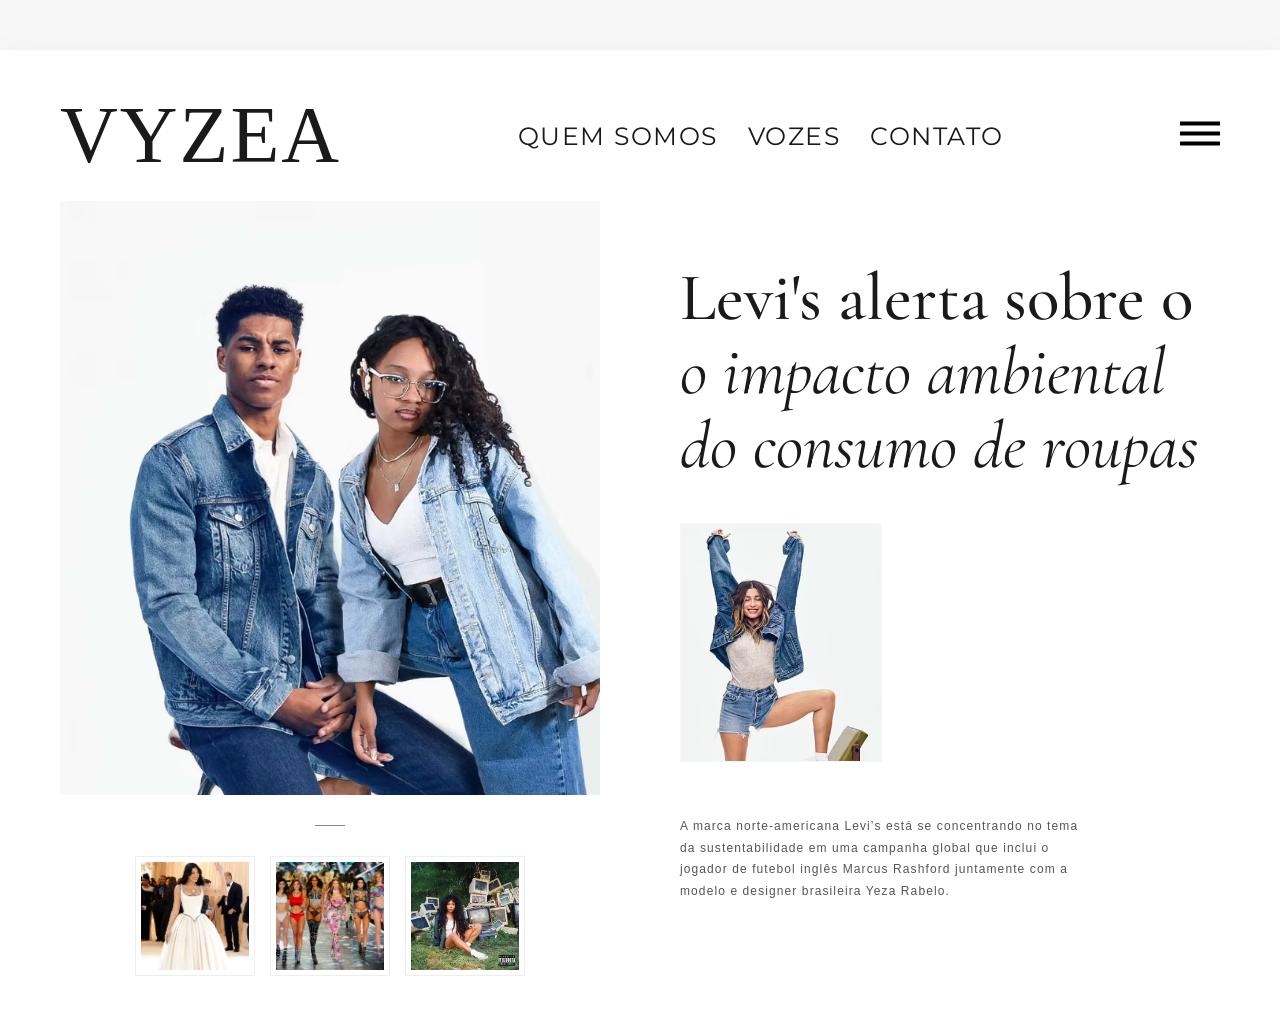
<file: index.html>
<!DOCTYPE html>
<html lang="pt-br">
<head>
    <meta charset="UTF-8">
    <meta name="viewport" content="width=device-width, initial-scale=1.0">
    <title>VYZEA &middot; Visualize o mundo diferente</title>
    
    <link rel="preconnect" href="https://fonts.googleapis.com">
    <link rel="preconnect" href="https://fonts.gstatic.com" crossorigin>
    <link href="https://fonts.googleapis.com/css2?family=Cormorant+Garamond:wght@400;500;700&family=Montserrat:wght@300;400;500&display=swap" rel="stylesheet">
    
    <link rel="stylesheet" href="style.css">
</head>
<body>

<div class="site-container">
    <header class="site-header">
        <div class="header-inner">
            <p class="brand">VYZEA</p>
            <nav class="nav-links">
                <a href="#">QUEM SOMOS</a>
                <a href="#">VOZES</a>
                <a href="#">CONTATO</a>
            </nav>
            <div class="menu-dropdown">
                <button class="menu-icon">
                    <svg width="40" height="25" viewBox="0 0 20 12" fill="none">
                        <rect width="20" height="2" fill="black"/><rect y="5" width="20" height="2" fill="black"/><rect y="10" width="20" height="2" fill="black"/>
                    </svg>
                </button>
                <div class="dropdown-content">
                    <a href="#">INÍCIO</a>
                    <a href="#">CULTURA</a>
                    <a href="#">MODA</a>
                    <a href="#">MÚSICA</a>
                </div>
            </div>
        </div>
    </header>

    <main class="editorial-content" id="main-content">
        <section class="visual-column">
            <div class="hero-image-container">
                <a href="materia.html">
                    <img id="main-img" src="capa.png" alt="Capa Principal" class="hero-image">
                </a>
            </div>
            
            <div class="visual-controls">
                <div class="visual-line"></div>
                <div class="thumbnails">
                    <img src="thumb1.png" alt="Met Gala 2023" style="cursor: pointer;"
                         onclick="trocarConteudo('capa2.png', 'Met Gala 2023: veja looks e tendências', 'que marcaram o Oscar da moda', 'O tapete vermelho agitou a noite com produções em homenagem ao saudoso estilista Karl Largerfeld.', 'vertical2.png', 'metgala.html')">
                    
                    <img src="thumb2.png" alt="Victoria\'s Secret" style="cursor: pointer;"
                         onclick="trocarConteudo('capa3.png', 'Victoria\'s Secret Fashion Show', 'anuncia volta com novidades', 'Agora a diversidade deve tomar conta das passarelas levando um tom de realidade mais necessário.', 'vertical3.png')">
                    
                    <img src="thumb3.jpg" alt="MÚSICA" style="cursor: pointer;"
                         onclick="trocarConteudo('thumb3.jpg', '6 álbuns pra quem', 'quer conhecer o R&B contemporâneo', 'O R&B é um estilo clássico que já passou por inúmeras transformações desde que esse termo de fato foi oficializado, na década de 40, ao substituir o que chamavam de Race Music.', 'vertical4.png')">
                </div>
            </div>
        </section>

        <script src="script.js"></script>
            
        <section class="text-column">
            <div class="editorial-titles">
                <a href="materia.html" style="text-decoration: none; color: inherit;">
                    <h2>
                        <span class="first-part">Levi's alerta sobre o</span> 
                        <span class="second-part">o impacto ambiental do consumo de roupas</span>
                    </h2>
                </a>
            </div>
                
            <div class="featured-detail">
                <img id="vertical-img" src="vertical.png" alt="Detalhe Vertical">
            </div>

            <div class="editorial-text-content">
                <p class="body-text">A marca norte-americana Levi’s está se concentrando no tema da sustentabilidade em uma campanha global que inclui o jogador de futebol inglês Marcus Rashford juntamente com a modelo e designer brasileira Yeza Rabelo.</p>
            </div>
        </section>
    </main>
</div>

</body>
</html>
</file>
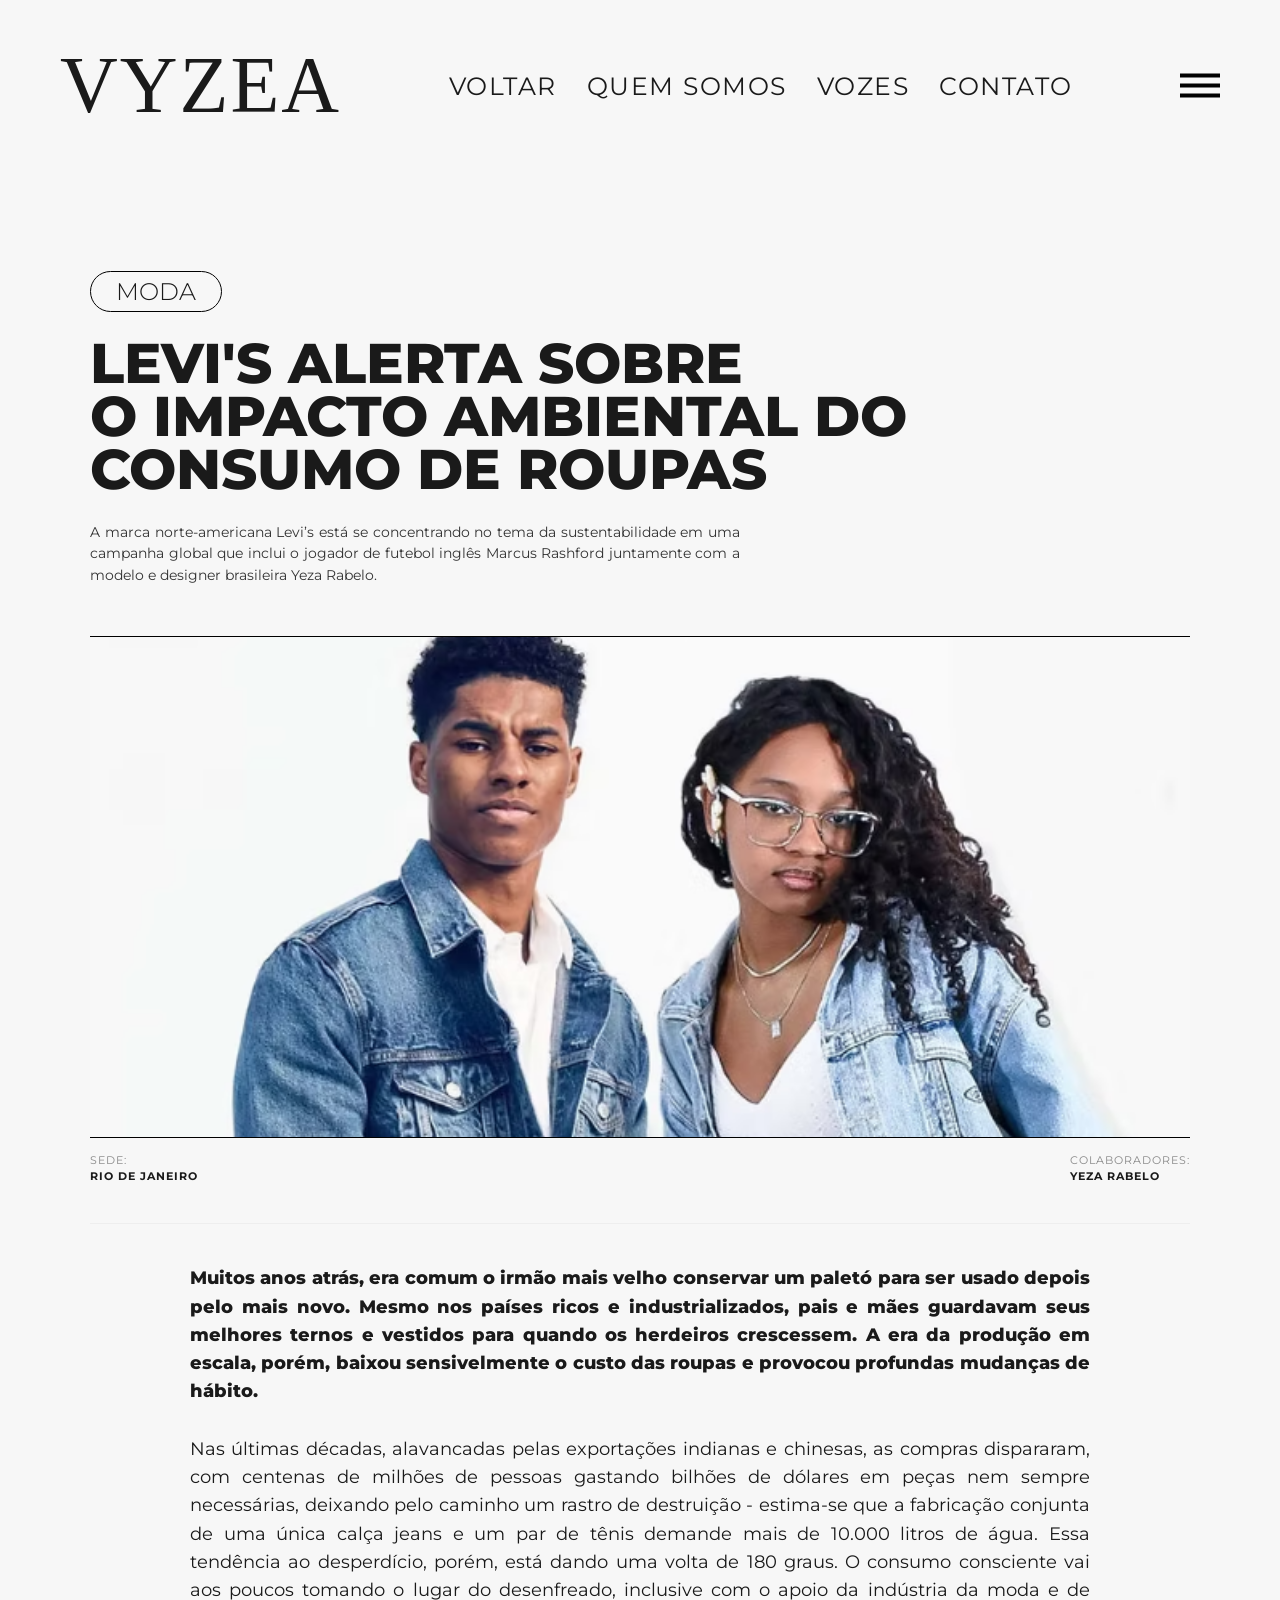
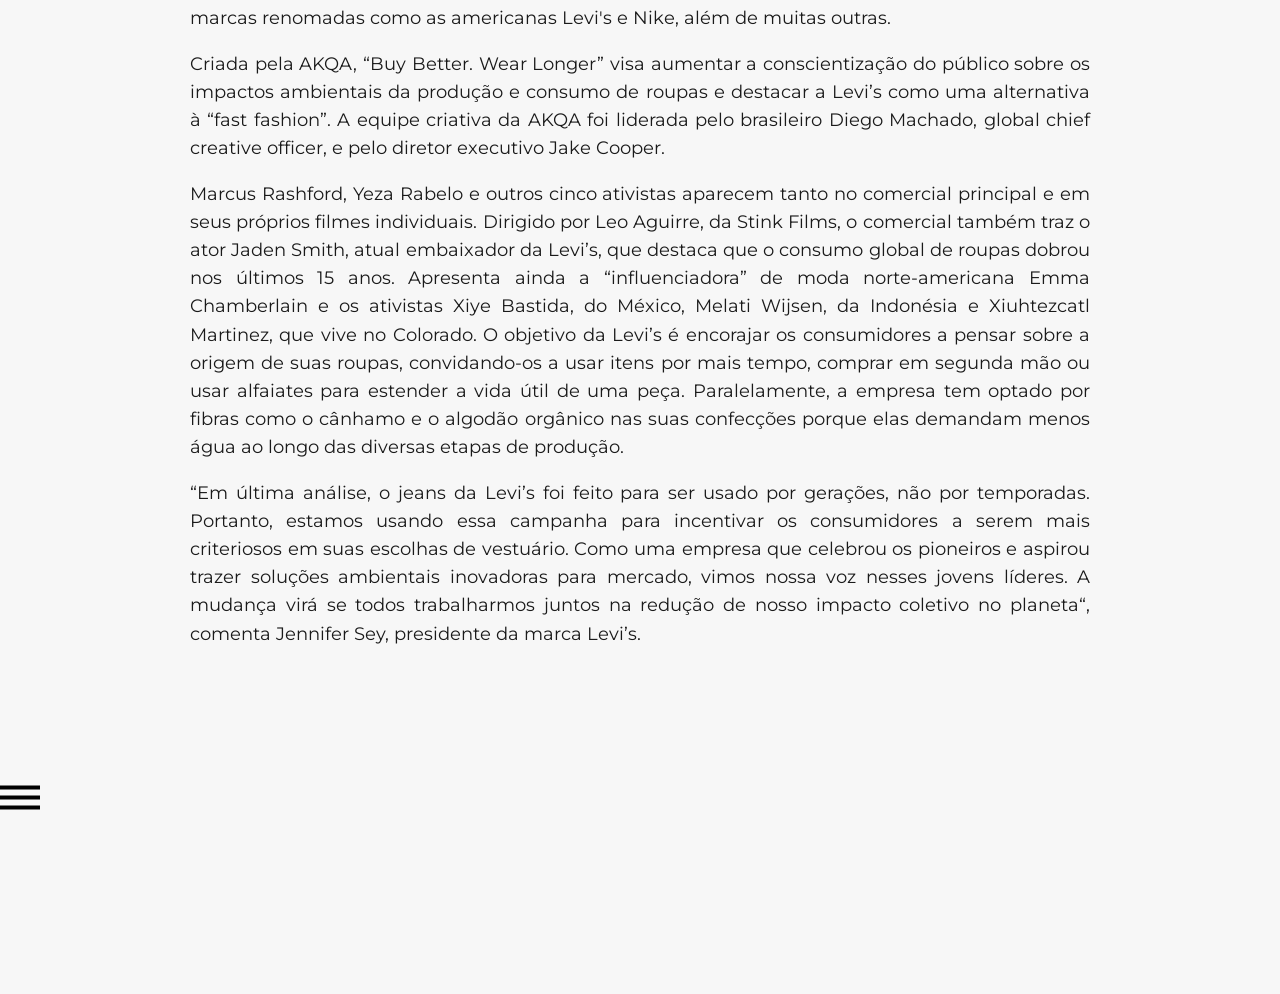
<file: materia.html>
<div id="menu-container"></div>
<!DOCTYPE html>
<html lang="pt-br">
<head>
    <meta charset="UTF-8">
    <meta name="viewport" content="width=device-width, initial-scale=1.0">
    <title>VYZEA &middot; LEVI'S</title>
    <link rel="preconnect" href="https://fonts.googleapis.com">
    <link rel="preconnect" href="https://fonts.gstatic.com" crossorigin>
    <link href="https://fonts.googleapis.com/css2?family=Cormorant+Garamond:wght@400;700&family=Montserrat:wght@300;400;700;800&display=swap" rel="stylesheet">
    <link rel="stylesheet" href="style.css"> 
    <style>
        /* Estilos específicos baseados na referência Margiela */
        .article-body-container {
            max-width: 1100px;
            margin: 0 auto;
            padding: 120px 40px;
            font-family: 'Montserrat', sans-serif;
        }

        .margiela-header {
            /* Mudança: Removido o Flexbox para que os elementos empilhem verticalmente */
            display: block; 
            margin-bottom: 50px;
        }

        .who-is-pill {
            border: 1px solid #000;
            border-radius: 50px;
            padding: 5px 25px;
            font-size: 1.5rem;
            font-weight: 300;
            display: inline-block;
            /* Mudança: Aumentado o espaçamento para dar respiro ao título */
            margin-bottom: 25px; 
            text-transform: uppercase;
        }

        .main-article-title {
            font-size: 3.5rem;
            font-weight: 800;
            line-height: 0.95;
            margin: 0;
            text-transform: uppercase;
            max-width: 900px;
        }

        .top-intro-text {
            /* Mudança: Ajustado para ficar abaixo do título com espaçamento */
            margin-top: 25px; 
            max-width: 650px; /* Um pouco mais largo para acomodar a nova posição */
            font-size: 0.9rem;
            line-height: 1.5;
            text-align: justify;
            color: #333;
        }

        /* Moldura da Imagem Principal */
        .hero-frame {
            width: 100%;
            height: 500px; /* Aumentado levemente para destacar o rosto */
            overflow: hidden;
            border-top: 1px solid #000;
            border-bottom: 1px solid #000;
            margin-bottom: 15px;
        }

        .hero-frame img {
            width: 100%;
            height: 100%;
            object-fit: cover;
            /* Mudança: Removido o grayscale para ficar colorida */
            filter: none; 
            /* Mudança: Ajustado para focar na altura do rosto (top/20%) */
            object-position: center 20%; 
        }

        /* Meta dados (Sede/Colaboradores) */
        .article-metadata {
            display: flex;
            justify-content: space-between;
            font-size: 0.7rem;
            text-transform: uppercase;
            letter-spacing: 1px;
            margin-bottom: 40px;
        }

        .meta-group span { color: #888; display: block; margin-bottom: 2px; }

        .divider-line { border: 0; border-top: 1px solid #eee; margin-bottom: 40px; }

        /* Texto da Matéria */
        .main-text-content {
            font-size: 1.1rem;
            line-height: 1.6;
            text-align: justify;
            max-width: 900px;
            margin: 0 auto;
        }

        .bold-intro { font-weight: 800; margin-bottom: 30px; }
    </style>
</head>
<body>

    <header class="site-header">
        <div class="header-inner">
            <p class="brand">VYZEA</p>
            <nav class="nav-links">
                <a href="index.html">VOLTAR</a>
                <a href="#">QUEM SOMOS</a>
                <a href="#">VOZES</a>
                <a href="#">CONTATO</a>
            </nav>
            <button class="menu-icon">
                <svg width="40" height="25" viewBox="0 0 20 12" fill="none"><rect width="20" height="2" fill="black"/><rect y="5" width="20" height="2" fill="black"/><rect y="10" width="20" height="2" fill="black"/></svg>
            </button>
        </div>
    </header>

    <main class="article-body-container">
        <div class="margiela-header">
            <div class="who-is-pill">MODA</div>
            <h1 class="main-article-title">Levi's alerta sobre <br> o impacto ambiental do consumo de roupas</h1>
            
            <div class="top-intro-text">
                A marca norte-americana Levi’s está se concentrando no tema da sustentabilidade em uma campanha global que inclui o jogador de futebol inglês Marcus Rashford juntamente com a modelo e designer brasileira Yeza Rabelo.
            </div>
        </div>

        <div class="hero-frame">
            <img src="capa.png" alt="Impacto Ambiental">
        </div>

        <div class="article-metadata">
            <div class="meta-group">
                <span>Sede:</span>
                <strong>RIO DE JANEIRO</strong>
            </div>
            <div class="meta-group">
                <span>Colaboradores:</span>
                <strong>YEZA RABELO</strong>
            </div>
        </div>

        <hr class="divider-line">

        <article class="main-text-content">
            <p class="bold-intro">
                Muitos anos atrás, era comum o irmão mais velho conservar um paletó para ser usado depois pelo mais novo. Mesmo nos países ricos e industrializados, pais e mães guardavam seus melhores ternos e vestidos para quando os herdeiros crescessem. A era da produção em escala, porém, baixou sensivelmente o custo das roupas e provocou profundas mudanças de hábito.
            </p>
            <p>
                Nas últimas décadas, alavancadas pelas exportações indianas e chinesas, as compras dispararam, com centenas de milhões de pessoas gastando bilhões de dólares em peças nem sempre necessárias, deixando pelo caminho um rastro de destruição - estima-se que a fabricação conjunta de uma única calça jeans e um par de tênis demande mais de 10.000 litros de água. Essa tendência ao desperdício, porém, está dando uma volta de 180 graus. O consumo consciente vai aos poucos tomando o lugar do desenfreado, inclusive com o apoio da indústria da moda e de marcas renomadas como as americanas Levi's e Nike, além de muitas outras.
            </p>
            <p>
                Criada pela AKQA, “Buy Better. Wear Longer” visa aumentar a conscientização do público sobre os impactos ambientais da produção e consumo de roupas e destacar a Levi’s como uma alternativa à “fast fashion”. A equipe criativa da AKQA foi liderada pelo brasileiro Diego Machado, global chief creative officer, e pelo diretor executivo Jake Cooper.
            </p>
            <p>
                Marcus Rashford, Yeza Rabelo e outros cinco ativistas aparecem tanto no comercial principal e em seus próprios filmes individuais. Dirigido por Leo Aguirre, da Stink Films, o comercial também traz o ator Jaden Smith, atual embaixador da Levi’s, que destaca que o consumo global de roupas dobrou nos últimos 15 anos. Apresenta ainda a “influenciadora” de moda norte-americana Emma Chamberlain e os ativistas Xiye Bastida, do México, Melati Wijsen, da Indonésia e Xiuhtezcatl Martinez, que vive no Colorado. O objetivo da Levi’s é encorajar os consumidores a pensar sobre a origem de suas roupas, convidando-os a usar itens por mais tempo, comprar em segunda mão ou usar alfaiates para estender a vida útil de uma peça. Paralelamente, a empresa tem optado por fibras como o cânhamo e o algodão orgânico nas suas confecções porque elas demandam menos água ao longo das diversas etapas de produção.
            </p>
            <p>
                “Em última análise, o jeans da Levi’s foi feito para ser usado por gerações, não por temporadas. Portanto, estamos usando essa campanha para incentivar os consumidores a serem mais criteriosos em suas escolhas de vestuário. Como uma empresa que celebrou os pioneiros e aspirou trazer soluções ambientais inovadoras para mercado, vimos nossa voz nesses jovens líderes. A mudança virá se todos trabalharmos juntos na redução de nosso impacto coletivo no planeta“, comenta Jennifer Sey, presidente da marca Levi’s. 
            </p>
        </article>
    </main>

</body>
</html>
 <div class="menu-dropdown">
    <button class="menu-icon" onclick="toggleMenu()">
        <svg width="40" height="25" viewBox="0 0 20 12" fill="none">
            <rect width="20" height="2" fill="black"/><rect y="5" width="20" height="2" fill="black"/><rect y="10" width="20" height="2" fill="black"/>
        </svg>
    </button>
    <div id="myDropdown" class="dropdown-content">
        <a href="index.html">INÍCIO</a>
        <a href="cultura.html">CULTURA</a>
        <a href="moda.html">MODA</a>
        <a href="musica.html">MÚSICA</a>
    </div>
</div>
</file>
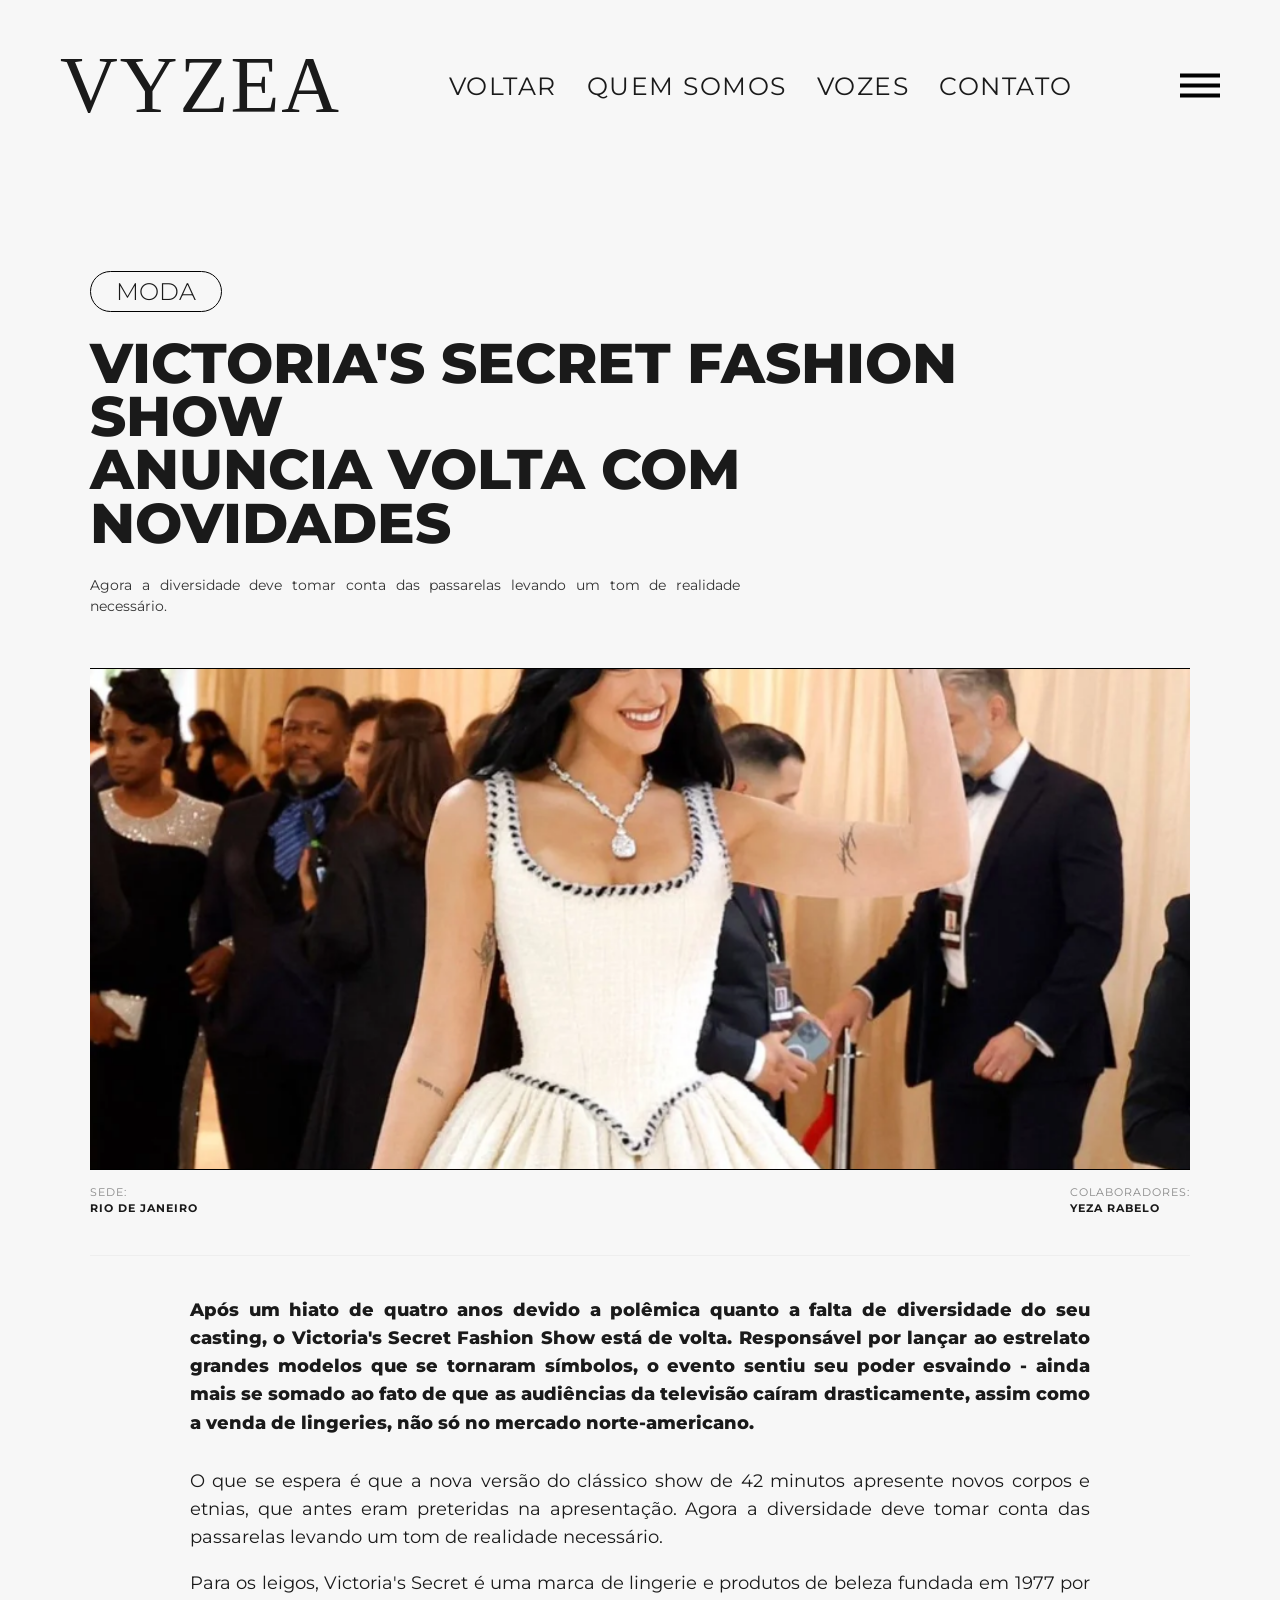
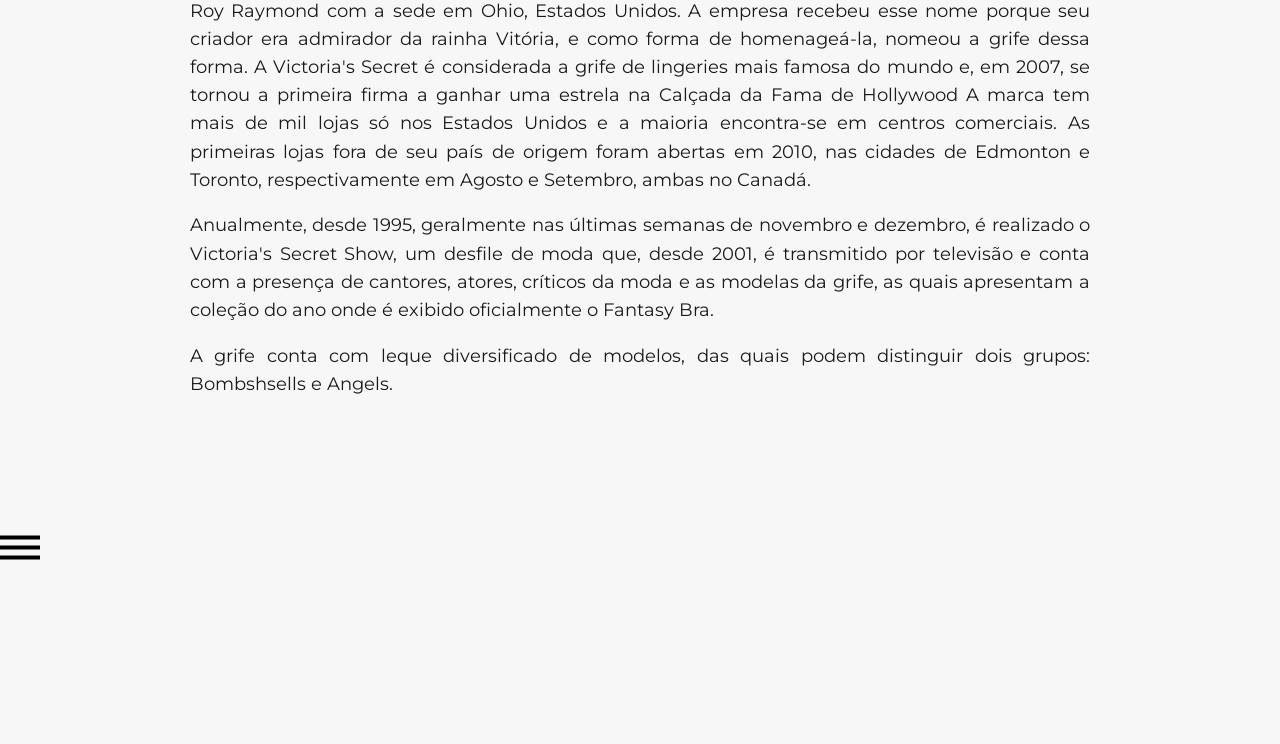
<file: metgala.html>
<div id="menu-container"></div>
<!DOCTYPE html>
<html lang="pt-br">
<head>
    <meta charset="UTF-8">
    <meta name="viewport" content="width=device-width, initial-scale=1.0">
    <title>VYZEA &middot; LEVI'S</title>
    <link rel="preconnect" href="https://fonts.googleapis.com">
    <link rel="preconnect" href="https://fonts.gstatic.com" crossorigin>
    <link href="https://fonts.googleapis.com/css2?family=Cormorant+Garamond:wght@400;700&family=Montserrat:wght@300;400;700;800&display=swap" rel="stylesheet">
    <link rel="stylesheet" href="style.css"> 
    <style>
        /* Estilos específicos baseados na referência Margiela */
        .article-body-container {
            max-width: 1100px;
            margin: 0 auto;
            padding: 120px 40px;
            font-family: 'Montserrat', sans-serif;
        }

        .margiela-header {
            /* Mudança: Removido o Flexbox para que os elementos empilhem verticalmente */
            display: block; 
            margin-bottom: 50px;
        }

        .who-is-pill {
            border: 1px solid #000;
            border-radius: 50px;
            padding: 5px 25px;
            font-size: 1.5rem;
            font-weight: 300;
            display: inline-block;
            /* Mudança: Aumentado o espaçamento para dar respiro ao título */
            margin-bottom: 25px; 
            text-transform: uppercase;
        }

        .main-article-title {
            font-size: 3.5rem;
            font-weight: 800;
            line-height: 0.95;
            margin: 0;
            text-transform: uppercase;
            max-width: 900px;
        }

        .top-intro-text {
            /* Mudança: Ajustado para ficar abaixo do título com espaçamento */
            margin-top: 25px; 
            max-width: 650px; /* Um pouco mais largo para acomodar a nova posição */
            font-size: 0.9rem;
            line-height: 1.5;
            text-align: justify;
            color: #333;
        }

        /* Moldura da Imagem Principal */
        .hero-frame {
            width: 100%;
            height: 500px; /* Aumentado levemente para destacar o rosto */
            overflow: hidden;
            border-top: 1px solid #000;
            border-bottom: 1px solid #000;
            margin-bottom: 15px;
        }

        .hero-frame img {
            width: 100%;
            height: 100%;
            object-fit: cover;
            /* Mudança: Removido o grayscale para ficar colorida */
            filter: none; 
            /* Mudança: Ajustado para focar na altura do rosto (top/20%) */
            object-position: center 20%; 
        }

        /* Meta dados (Sede/Colaboradores) */
        .article-metadata {
            display: flex;
            justify-content: space-between;
            font-size: 0.7rem;
            text-transform: uppercase;
            letter-spacing: 1px;
            margin-bottom: 40px;
        }

        .meta-group span { color: #888; display: block; margin-bottom: 2px; }

        .divider-line { border: 0; border-top: 1px solid #eee; margin-bottom: 40px; }

        /* Texto da Matéria */
        .main-text-content {
            font-size: 1.1rem;
            line-height: 1.6;
            text-align: justify;
            max-width: 900px;
            margin: 0 auto;
        }

        .bold-intro { font-weight: 800; margin-bottom: 30px; }
    </style>
</head>
<body>

    <header class="site-header">
        <div class="header-inner">
            <p class="brand">VYZEA</p>
            <nav class="nav-links">
                <a href="index.html">VOLTAR</a>
                <a href="#">QUEM SOMOS</a>
                <a href="#">VOZES</a>
                <a href="#">CONTATO</a>
            </nav>
            <button class="menu-icon">
                <svg width="40" height="25" viewBox="0 0 20 12" fill="none"><rect width="20" height="2" fill="black"/><rect y="5" width="20" height="2" fill="black"/><rect y="10" width="20" height="2" fill="black"/></svg>
            </button>
        </div>
    </header>

    <main class="article-body-container">
        <div class="margiela-header">
            <div class="who-is-pill">MODA</div>
            <h1 class="main-article-title">Victoria's Secret Fashion Show <br> anuncia volta com novidades</h1>
            
            <div class="top-intro-text">
                Agora a diversidade deve tomar conta das passarelas levando um tom de realidade necessário.
            </div>
        </div>

        <div class="hero-frame">
            <img src="capa2.png" alt="Impacto Ambiental">
        </div>

        <div class="article-metadata">
            <div class="meta-group">
                <span>Sede:</span>
                <strong>RIO DE JANEIRO</strong>
            </div>
            <div class="meta-group">
                <span>Colaboradores:</span>
                <strong>YEZA RABELO</strong>
            </div>
        </div>

        <hr class="divider-line">

        <article class="main-text-content">
            <p class="bold-intro">
                Após um hiato de quatro anos devido a polêmica quanto a falta de diversidade do seu casting, o Victoria's Secret Fashion Show está de volta. Responsável por lançar ao estrelato grandes modelos que se tornaram símbolos, o evento sentiu seu poder esvaindo - ainda mais se somado ao fato de que as audiências da televisão caíram drasticamente, assim como a venda de lingeries, não só no mercado norte-americano.
            </p>
            <p>
                O que se espera é que a nova versão do clássico show de 42 minutos apresente novos corpos e etnias, que antes eram preteridas na apresentação. Agora a diversidade deve tomar conta das passarelas levando um tom de realidade necessário.
            </p>
            <p>
                Para os leigos, Victoria's Secret é uma marca de lingerie e produtos de beleza fundada em 1977 por Roy Raymond com a sede em Ohio, Estados Unidos. A empresa recebeu esse nome porque seu criador era admirador da rainha Vitória, e como forma de homenageá-la, nomeou a grife dessa forma. A Victoria's Secret é considerada a grife de lingeries mais famosa do mundo e, em 2007, se tornou a primeira firma a ganhar uma estrela na Calçada da Fama de Hollywood

A marca tem mais de mil lojas só nos Estados Unidos e a maioria encontra-se em centros comerciais. As primeiras lojas fora de seu país de origem foram abertas em 2010, nas cidades de Edmonton e Toronto, respectivamente em Agosto e Setembro, ambas no Canadá.
            </p>
            <p>
                Anualmente, desde 1995, geralmente nas últimas semanas de novembro e dezembro, é realizado o Victoria's Secret Show, um desfile de moda que, desde 2001, é transmitido por televisão e conta com a presença de cantores, atores, críticos da moda e as modelas da grife, as quais apresentam a coleção do ano onde é exibido oficialmente o Fantasy Bra.
            </p>
            <p>
                A grife conta com leque diversificado de modelos, das quais podem distinguir dois grupos: Bombshsells e Angels. 
            </p>
        </article>
    </main>

</body>
</html>
 <div class="menu-dropdown">
    <button class="menu-icon" onclick="toggleMenu()">
        <svg width="40" height="25" viewBox="0 0 20 12" fill="none">
            <rect width="20" height="2" fill="black"/><rect y="5" width="20" height="2" fill="black"/><rect y="10" width="20" height="2" fill="black"/>
        </svg>
    </button>
    <div id="myDropdown" class="dropdown-content">
        <a href="index.html">INÍCIO</a>
        <a href="cultura.html">CULTURA</a>
        <a href="moda.html">MODA</a>
        <a href="musica.html">MÚSICA</a>
    </div>
</div>
</file>
<file: style.css>
/* --- Estilos Globais e Reset --- */
body, html {
    margin: 0;
    padding: 0;
    height: 100%;
    /* O fundo cinza claro externo */
    background-color: #f7f7f7;
    font-family: 'Montserrat', sans-serif;
    color: #1a1a1a;
    -webkit-font-smoothing: antialiased;
}

/* O container branco que moldura o conteúdo (semelhante ao papel na imagem) */
.site-container {
    background-color: #ffffff;
    max-width: 1300px;
    margin: 50px auto;
    min-height: calc(100vh - 100px);
    display: flex;
    flex-direction: column;
    box-shadow: 0 10px 40px rgba(0,0,0,0.05); /* Sombra suave para flutuar */
}

/* --- Cabeçalho Editorial --- */
.site-header {
    padding: 40px 60px 20px;
}

.header-inner {
    display: flex;
    justify-content: space-between;
    align-items: center;
}

.brand {
    font-family: 'GFS Didot', serif;
    font-weight: 500;
    font-size: 80px;
    letter-spacing: 2px;
    text-transform: uppercase;
    margin: 0;
}

.nav-links {
    display: flex;
    gap: 30px;
}

.nav-links a {
    text-decoration: none;
    color: #1a1a1a;
    font-size: 25px;
    letter-spacing: 1.5px;
    font-weight: 400;
    text-transform: uppercase;
    transition: color 0.3s;
}

.nav-links a:hover {
    color: #888;
}

.menu-icon {
    background: none;
    border: none;
    cursor: pointer;
    padding: 0;
}

/* --- Layout Principal --- */
.editorial-content {
    display: grid;
    grid-template-columns: 1fr 1fr; /* Duas colunas iguais */
    gap: 0;
    padding: 0 60px 60px;
    align-items: start;
}

/* --- Coluna da Esquerda (Imagens) --- */
.visual-column {
    position: relative;
    padding-right: 40px; /* Afastamento da coluna de texto */
}

.hero-image-container {
    overflow: hidden;
    position: relative;
    padding-bottom: 110%; /* Cria uma proporção de imagem alta */
}

.hero-image {
    position: absolute;
    width: 100%;
    height: 100%;
    object-fit: cover;
    object-position: top; /* Foca no rosto/topo se necessário */
}

/* Controles visuais (linha e thumbnails) */
.visual-controls {
    margin-top: 30px;
    display: flex;
    flex-direction: column;
    align-items: center;
}

.visual-line {
    width: 30px;
    height: 1px;
    background-color: #888;
    margin-bottom: 30px;
}

.thumbnails {
    display: flex;
    gap: 15px;
}

.thumbnails img {
    width: 108px;
    height: 108px;
    object-fit: cover;
    border: 1px solid #eee;
    padding: 5px;
    cursor: pointer;
    transition: all 0.3s;
}

.thumbnails img:hover {
    border-color: #ccc;
    transform: translateY(-3px);
}

/* --- Coluna da Direita (Tipografia Avançada) --- */
.text-column {
    padding-left: 40px; /* Afastamento da coluna de imagens */
}

/* Tipografia avançada para imitar o estilo serifado com ligaturas */
.editorial-titles {
    margin-top: 60px;
    margin-bottom: 40px;
}

.editorial-titles h2 {
    font-family: 'Cormorant Garamond', serif;
    font-size: 4.2rem;
    font-weight: 500;
    line-height: 1.1;
    margin: 0;
    position: relative;
}

/* Recria o efeito de alinhamento e ligaturas */
.first-part, .second-part, .third-part, .fourth-part {
    display: inline-block;
}

.first-part { margin-right: 15px; }
.second-part { font-style: italic; font-weight: 400; }
.third-part { display: block; margin-top: 10px; }
.fourth-part { display: block; margin-left: -5px; }

/* Adiciona o ponto sutil na letra 's' se possível (técnica avançada de fonte) */
.fourth-part {
    font-feature-settings: "liga" 1, "dlig" 1; /* Ativa ligaturas discricionárias */
}

/* Bloco vertical de detalhe */
.featured-detail {
    margin-bottom: 50px;
    position: relative;
    max-width: 200px; /* Controla o tamanho da foto vertical */
}

.featured-detail img {
    width: 100%;
    border: 1px solid #f7f7f7;
}

/* Texto de Corpo Editorial */
.editorial-text-content {
    max-width: 400px;
    margin-top: 40px;
}

.body-text {
    font-family: 'GFS Didot', sans-serif;
    font-size: 12px;
    letter-spacing: 1.1px;

    /* Faz a imagem principal ter uma transição suave */
#main-img {
    transition: opacity 0.3s ease-in-out;
}

/* Estilo para as miniaturas */
.thumbnails img {
    cursor: pointer; /* Transforma o mouse em "mãozinha" */
    transition: transform 0.2s, filter 0.2s;
    filter: grayscale(30%); /* Elas ficam levemente cinzas */
}

.thumbnails img:hover {
    transform: scale(1.05); /* Aumentam levemente ao passar o mouse */
    filter: grayscale(0%); /* Ganham cor total no foco */
}
    font-weight: 400;
    color: #555;
    line-height: 1.8;
}

/* Container do Menu */
.menu-dropdown {
    position: relative;
    display: inline-block;
}

/* Esconde as categorias inicialmente */
.dropdown-content {
    display: block;
    position: absolute;
    right: 0; /* Alinha à direita do botão */
    top: 100%; /* Aparece logo abaixo */
    background-color: #fff;
    min-width: 180px;
    box-shadow: 0px 10px 20px rgba(0,0,0,0.05); /* Sombra bem leve */
    z-index: 999;
    
    /* Efeito de suavidade */
    opacity: 0;
    visibility: hidden;
    transform: translateY(10px);
    transition: all 0.3s ease;
    
    border: 1px solid #f0f0f0;
    padding: 10px 0;
}

/* Estilo dos links dentro do menu */
.dropdown-content a {
    color: #000;
    padding: 12px 20px;
    text-decoration: none;
    display: block;
    font-family: 'Montserrat', sans-serif;
    font-size: 0.7rem;
    letter-spacing: 1.5px;
    font-weight: 500;
    transition: background 0.2s;
}

/* Hover nos links internos */
.dropdown-content a:hover {
    background-color: #f9f9f9;
}

/* O "Pulo do Gato": Quando o mouse está no container, mostra o menu */
.menu-dropdown:hover .dropdown-content {
    opacity: 1;
    visibility: visible;
    transform: translateY(0);
}

/* Garante que o botão não tenha fundo estranho */
.menu-icon {
    background: none;
    border: none;
    cursor: pointer;
}

#main-img, #vertical-img, .first-part, .second-part, .body-text {
    transition: opacity 0.3s ease-in-out;
}
</file>
